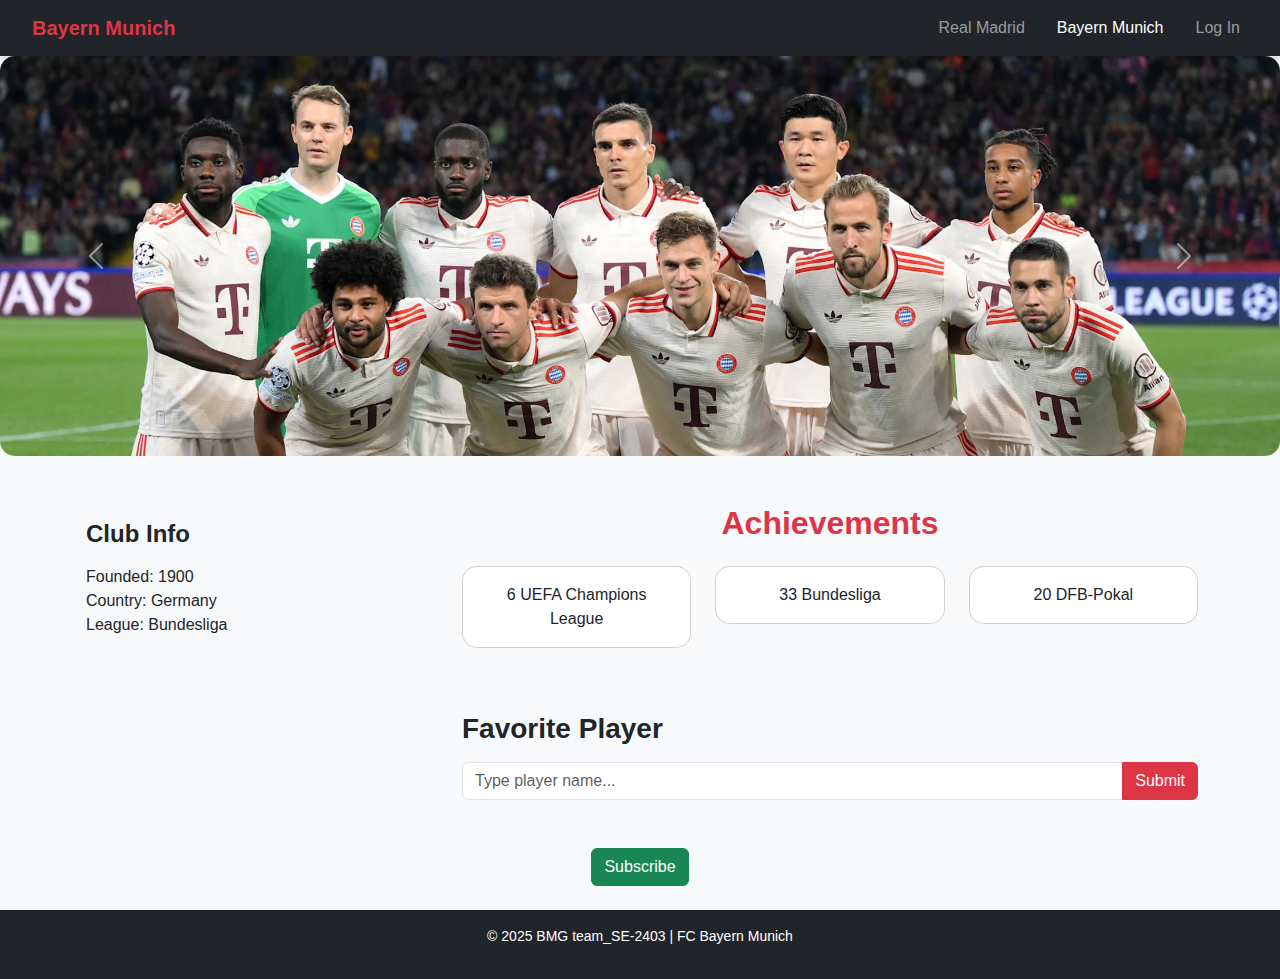
<file: bayernmunich.html>
<!DOCTYPE html>
<html lang="en">
<head>
  <meta charset="UTF-8">
  <meta name="viewport" content="width=device-width, initial-scale=1.0">
  <title>FC Bayern Munich | BMG team_SE-2403</title>
  <link href="https://cdn.jsdelivr.net/npm/bootstrap@5.3.2/dist/css/bootstrap.min.css" rel="stylesheet">
  <link rel="stylesheet" href="basir.css">
</head>
<body>
<nav class="navbar navbar-expand-lg navbar-dark bg-dark px-4">
  <a class="navbar-brand fw-bold text-danger" href="index.html">Bayern Munich</a>
  <button class="navbar-toggler" type="button" data-bs-toggle="collapse" data-bs-target="#navbarNav">
    <span class="navbar-toggler-icon"></span>
  </button>
  <div class="collapse navbar-collapse" id="navbarNav">
    <ul class="navbar-nav ms-auto">
      <li class="nav-item"><a class="nav-link" href="realmadrid.html">Real Madrid</a></li>
      <li class="nav-item"><a class="nav-link active" href="bayernmunich.html">Bayern Munich</a></li>
      <li class="nav-item"><a class="nav-link" href="login.html">Log In</a></li>
    </ul>
  </div>
</nav>

<div id="bayernCarousel" class="carousel slide" data-bs-ride="carousel">
  <div class="carousel-inner">
    <div class="carousel-item active">
      <img src="bayer1.png" class="d-block w-100" alt="Bayern Team">
    </div>
    <div class="carousel-item">
      <img src="bayer2.png" class="d-block w-100" alt="Bayern Stadium">
    </div>
    <div class="carousel-item">
      <img src="bayer3.png" class="d-block w-100" alt="Bayern Trophy">
    </div>
  </div>
  <button class="carousel-control-prev" type="button" data-bs-target="#bayernCarousel" data-bs-slide="prev">
    <span class="carousel-control-prev-icon"></span>
  </button>
  <button class="carousel-control-next" type="button" data-bs-target="#bayernCarousel" data-bs-slide="next">
    <span class="carousel-control-next-icon"></span>
  </button>
</div>

<main class="container my-5">
  <div class="row">
    <aside class="col-md-4 bg-light p-3 rounded">
      <h4>Club Info</h4>
      <ul class="list-unstyled">
        <li>Founded: 1900</li>
        <li>Country: Germany</li>
        <li>League: Bundesliga</li>
      </ul>
    </aside>

    <section class="col-md-8">
      <h2 class="text-danger text-center mb-4">Achievements</h2>
      <div class="row text-center">
        <div class="col-md-4 mb-3"><div class="card p-3">6 UEFA Champions League</div></div>
        <div class="col-md-4 mb-3"><div class="card p-3">33 Bundesliga</div></div>
        <div class="col-md-4 mb-3"><div class="card p-3">20 DFB-Pokal</div></div>
      </div>

      <h3 class="mt-5">Favorite Player</h3>
      <form class="mt-3">
        <div class="input-group">
          <input type="text" class="form-control" placeholder="Type player name...">
          <button class="btn btn-danger" type="submit">Submit</button>
        </div>
      </form>
    </section>
  </div>
</main>

<!-- Popup Subscribe -->
<div class="text-center my-4">
  <button id="openPopup" class="btn btn-success">Subscribe</button>
</div>

<div id="popupForm" class="popup">
  <div class="popup-content">
    <span id="closePopup" class="close">&times;</span>
    <h4>Subscribe to Updates</h4>
    <form>
      <input type="email" class="form-control mb-2" placeholder="Enter your email" required>
      <button class="btn btn-primary w-100" type="submit">Subscribe</button>
    </form>
  </div>
</div>

<footer class="footer bg-dark text-white text-center py-3">
  <p>&copy; 2025 BMG team_SE-2403 | FC Bayern Munich</p>
</footer>

<script src="https://cdn.jsdelivr.net/npm/bootstrap@5.3.2/dist/js/bootstrap.bundle.min.js"></script>
<script src="script.js"></script>
</body>
</html>
</file>
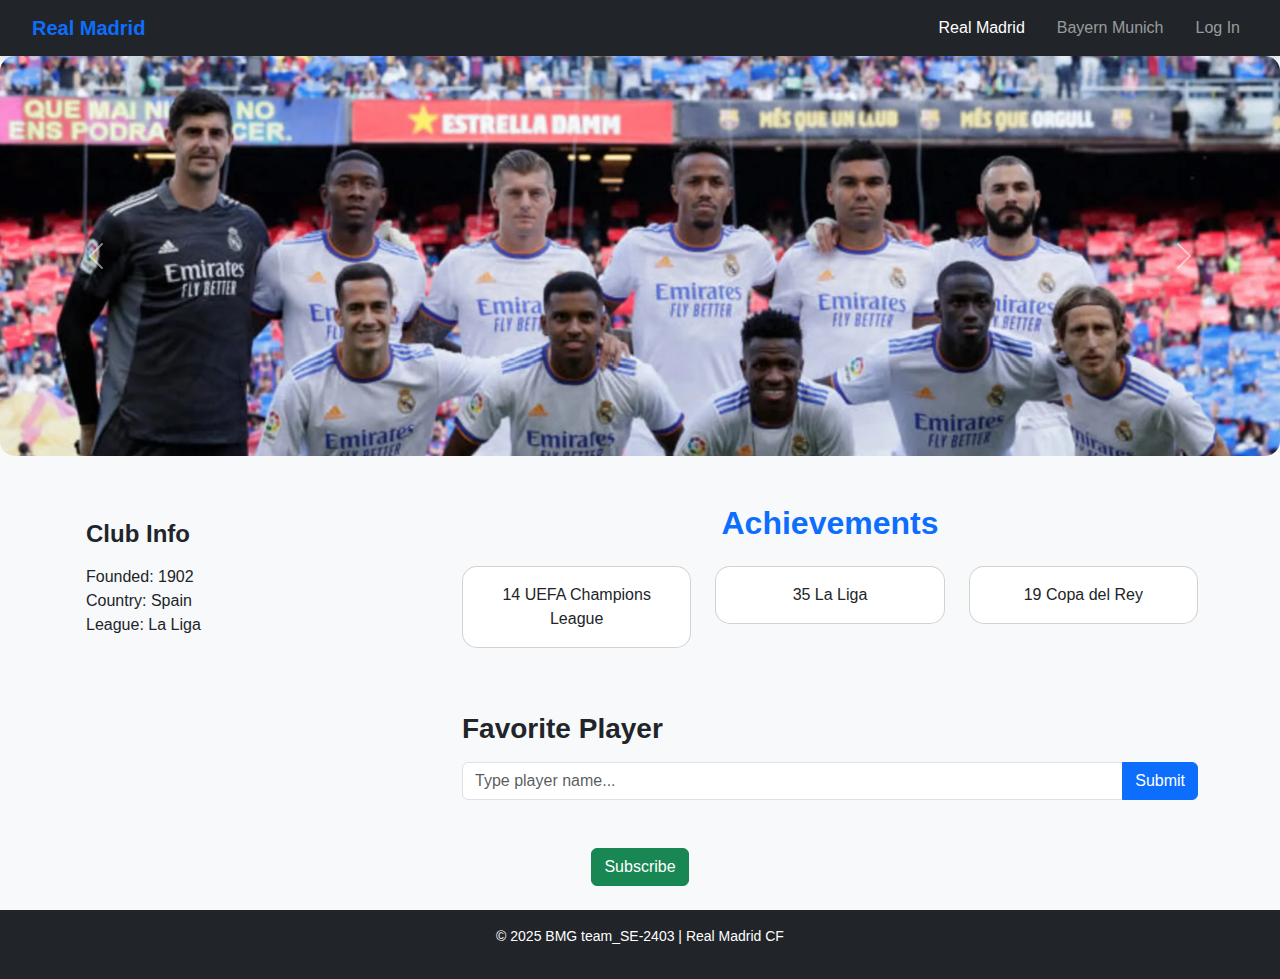
<file: realmadrid.html>
<!DOCTYPE html>
<html lang="en">
<head>
  <meta charset="UTF-8">
  <meta name="viewport" content="width=device-width, initial-scale=1.0">
  <title>Real Madrid CF | BMG team_SE-2403</title>
  <link href="https://cdn.jsdelivr.net/npm/bootstrap@5.3.2/dist/css/bootstrap.min.css" rel="stylesheet">
  <link rel="stylesheet" href="basir.css">
</head>
<body>
<nav class="navbar navbar-expand-lg navbar-dark bg-dark px-4">
  <a class="navbar-brand fw-bold text-primary" href="index.html">Real Madrid</a>
  <button class="navbar-toggler" type="button" data-bs-toggle="collapse" data-bs-target="#navbarNav">
    <span class="navbar-toggler-icon"></span>
  </button>
  <div class="collapse navbar-collapse" id="navbarNav">
    <ul class="navbar-nav ms-auto">
      <li class="nav-item"><a class="nav-link active" href="realmadrid.html">Real Madrid</a></li>
      <li class="nav-item"><a class="nav-link" href="bayernmunich.html">Bayern Munich</a></li>
      <li class="nav-item"><a class="nav-link" href="login.html">Log In</a></li>
    </ul>
  </div>
</nav>

<div id="realCarousel" class="carousel slide" data-bs-ride="carousel">
  <div class="carousel-inner">
    <div class="carousel-item active">
      <img src="realone.png" class="d-block w-100" alt="Real Madrid Team">
    </div>
    <div class="carousel-item">
      <img src="realtwo.png" class="d-block w-100" alt="Real Madrid Stadium">
    </div>
    <div class="carousel-item">
      <img src="realthree.png" class="d-block w-100" alt="Real Madrid Trophy">
    </div>
  </div>
  <button class="carousel-control-prev" type="button" data-bs-target="#realCarousel" data-bs-slide="prev">
    <span class="carousel-control-prev-icon"></span>
  </button>
  <button class="carousel-control-next" type="button" data-bs-target="#realCarousel" data-bs-slide="next">
    <span class="carousel-control-next-icon"></span>
  </button>
</div>

<main class="container my-5">
  <div class="row">
    <aside class="col-md-4 bg-light p-3 rounded">
      <h4>Club Info</h4>
      <ul class="list-unstyled">
        <li>Founded: 1902</li>
        <li>Country: Spain</li>
        <li>League: La Liga</li>
      </ul>
    </aside>

    <section class="col-md-8">
      <h2 class="text-primary text-center mb-4">Achievements</h2>
      <div class="row text-center">
        <div class="col-md-4 mb-3"><div class="card p-3">14 UEFA Champions League</div></div>
        <div class="col-md-4 mb-3"><div class="card p-3">35 La Liga</div></div>
        <div class="col-md-4 mb-3"><div class="card p-3">19 Copa del Rey</div></div>
      </div>

      <h3 class="mt-5">Favorite Player</h3>
      <form class="mt-3">
        <div class="input-group">
          <input type="text" class="form-control" placeholder="Type player name...">
          <button class="btn btn-primary" type="submit">Submit</button>
        </div>
      </form>
    </section>
  </div>
</main>

<!-- Popup Subscribe -->
<div class="text-center my-4">
  <button id="openPopup" class="btn btn-success">Subscribe</button>
</div>

<div id="popupForm" class="popup">
  <div class="popup-content">
    <span id="closePopup" class="close">&times;</span>
    <h4>Subscribe to Updates</h4>
    <form>
      <input type="email" class="form-control mb-2" placeholder="Enter your email" required>
      <button class="btn btn-primary w-100" type="submit">Subscribe</button>
    </form>
  </div>
</div>

<footer class="footer bg-dark text-white text-center py-3">
  <p>&copy; 2025 BMG team_SE-2403 | Real Madrid CF</p>
</footer>

<script src="https://cdn.jsdelivr.net/npm/bootstrap@5.3.2/dist/js/bootstrap.bundle.min.js"></script>
<script src="script.js"></script>
</body>
</html>
</file>
<file: basir.css>
/*  Global Styles  */
body {
  font-family: 'Segoe UI', Arial, sans-serif;
  background: #f8f9fa;
  margin: 0;
  padding: 0;
  transition: background-color 0.3s ease, color 0.3s ease;
}

h1, h2, h3, h4 {
  font-weight: 600;
  margin-bottom: 1rem;
}

a {
  text-decoration: none;
}
a:hover {
  text-decoration: underline;
}

/*  Navbar  */
.navbar {
  box-shadow: 0 4px 6px rgba(0,0,0,0.1);
}
.navbar a {
  margin: 0 0.5rem;
}

/*  Cards  */
.card {
  border-radius: 15px;
  transition: transform 0.3s ease, box-shadow 0.3s ease;
  overflow: hidden;
}
.card:hover {
  transform: translateY(-5px);
  box-shadow: 0 10px 25px rgba(0,0,0,0.2);
}
.card img {
  border-bottom: 1px solid #ddd;
}

/*  Carousel  */
.carousel img {
  height: 400px;
  object-fit: cover;
  border-radius: 15px;
}

/*  Footer  */
.footer {
  background-color: #212529;
  color: white;
}

/*  Accordion */
.accordion {
  max-width: 800px;
  margin: 0 auto;
}
.accordion-header {
  cursor: pointer;
  padding: 15px 20px;
  background-color: #6c757d;
  color: white;
  border-radius: 5px;
  margin-bottom: 5px;
  font-weight: 500;
  position: relative;
  transition: all 0.3s ease;
}
.accordion-header::after {
  content: '+';
  position: absolute;
  right: 20px;
  font-size: 1.2rem;
  transition: transform 0.3s ease;
}
.accordion-header.active::after {
  content: '−';
}
.accordion-header.active {
  background-color: #007bff;
  border-radius: 5px 5px 0 0;
}
.accordion-content {
  max-height: 0;
  overflow: hidden;
  transition: max-height 0.4s ease, padding 0.3s ease;
  background-color: #f8f9fa;
  border: 1px solid #dee2e6;
  border-top: none;
  border-radius: 0 0 5px 5px;
  margin-bottom: 10px;
  padding: 0 20px;
}

/*  Popup  */
.popup {
  display: none;
  position: fixed;
  z-index: 1000;
  left: 0;
  top: 0;
  width: 100%;
  height: 100%;
  background: rgba(0,0,0,0.6);
  justify-content: center;
  align-items: center;
}
.popup-content {
  background: white;
  padding: 20px;
  border-radius: 10px;
  width: 300px;
  position: relative;
  box-shadow: 0 8px 25px rgba(0,0,0,0.2);
}
.close {
  position: absolute;
  right: 10px;
  top: 5px;
  font-size: 24px;
  cursor: pointer;
}

/*  Buttons  */
button, .btn {
  transition: transform 0.3s ease, box-shadow 0.3s ease;
}
button:hover, .btn:hover {
  transform: scale(1.05);
  box-shadow: 0 4px 15px rgba(0,0,0,0.3);
}

/*  Player Items */
.player-item {
  background: white;
  border-radius: 8px;
  margin: 5px 0;
  box-shadow: 0 2px 5px rgba(0,0,0,0.1);
  transition: transform 0.2s ease;
}
.player-item:hover {
  transform: translateX(5px);
}

/*  Theme Toggle  */
.theme-toggle {
  position: fixed;
  top: 20px;
  right: 20px;
  z-index: 1000;
}
body.night-theme {
  background-color: #1a1a1a;
  color: #ffffff;
}
body.night-theme .card,
body.night-theme .accordion-content,
body.night-theme .popup-content {
  background-color: #2d3748;
  color: #ffffff;
  border-color: #4a5568;
}

/*  Scroll Progress Bar  */
#scrollProgress {
  position: fixed;
  top: 0;
  left: 0;
  height: 5px;
  background: linear-gradient(to right, #007bff, #ff6b6b, #4ecdc4);
  width: 0;
  z-index: 2000;
  transition: width 0.2s ease;
}

/*  Autocomplete & Toast  */
.autocomplete-suggestions {
  position: absolute;
  background: #fff;
  border: 1px solid #ccc;
  width: 50%;
  left: 25%;
  z-index: 999;
}
.autocomplete-suggestions div {
  padding: 8px;
  cursor: pointer;
}
.autocomplete-suggestions div:hover {
  background-color: #f0f0f0;
}

.toast-message {
  position: fixed;
  bottom: 20px;
  right: 20px;
  background: #28a745;
  color: white;
  padding: 10px 20px;
  border-radius: 8px;
  box-shadow: 0 4px 10px rgba(0,0,0,0.3);
  opacity: 0;
  transform: translateY(30px);
  transition: all 0.4s ease;
  z-index: 2000;
}
.toast-message.show {
  opacity: 1;
  transform: translateY(0);
}
body {
  font-family: "Poppins", sans-serif;
  background-color: #f8f9fa;
}

.player-card img {
  height: 250px;
  object-fit: cover;
  border-radius: 10px;
}

.player-card {
  transition: transform 0.3s, box-shadow 0.3s;
  border-radius: 15px;
}

.player-card:hover {
  transform: translateY(-5px);
  box-shadow: 0 8px 20px rgba(0, 0, 0, 0.2);
}

#playerSearch {
  max-width: 400px;
}

.footer {
  font-size: 14px;
}

.modal-content {
  border-radius: 15px;
}






.accordion-header {
  cursor: pointer;
  position: relative;
}

.accordion-header::after {
  content: '+';
  position: absolute;
  right: 20px;
  font-weight: bold;
  font-size: 24px;
}

.accordion-header.active::after {
  content: '−';
}

.accordion-content {
  max-height: 0;
  overflow: hidden;
  transition: max-height 0.3s ease;
}

.accordion-content.show {
  max-height: 200px; 
}




/*  Night Mode Text */
body.night-theme,
body.night-theme h1,
body.night-theme h2,
body.night-theme h3,
body.night-theme h4,
body.night-theme p,
body.night-theme span,
body.night-theme .card-body,
body.night-theme .modal-content,
body.night-theme .accordion-header,
body.night-theme .accordion-content {
  color: #ffffff !important;
}

/* FAQ Accordion */
body.night-theme .accordion-header {
  background-color: #333 !important;
  color: #fff !important;
}

body.night-theme .accordion-content {
  background-color: #222 !important;
  border-color: #444 !important;
  color: #ddd !important;
}

/* Cards, Players, General Sections */
body.night-theme .player-item,
body.night-theme .card {
  background-color: #2a2a2a !important;
  border-color: #3a3a3a !important;
}

body.night-theme footer {
  background-color: #111 !important;
  color: #ccc !important;
}

/*  Theme Toggle Button */
.theme-toggle {
  position: fixed;
  top: 20px;
  right: 20px;
  z-index: 2000;
  display: flex;
  align-items: center;
  gap: 6px;
  background-color: #fff;
  color: #333;
  border: 1px solid #ccc;
  border-radius: 30px;
  padding: 6px 12px;
  font-weight: 500;
  box-shadow: 0 3px 8px rgba(0,0,0,0.2);
  transition: background 0.3s ease, color 0.3s ease, transform 0.2s ease;
}
.theme-toggle:hover {
  transform: scale(1.05);
  background-color: #f1f1f1;
}
body.night-theme .theme-toggle {
  background-color: #333;
  color: #fff;
  border-color: #444;
}


@media (max-width: 768px) {
  .theme-toggle span {
    display: none;
  }
}
</file>
